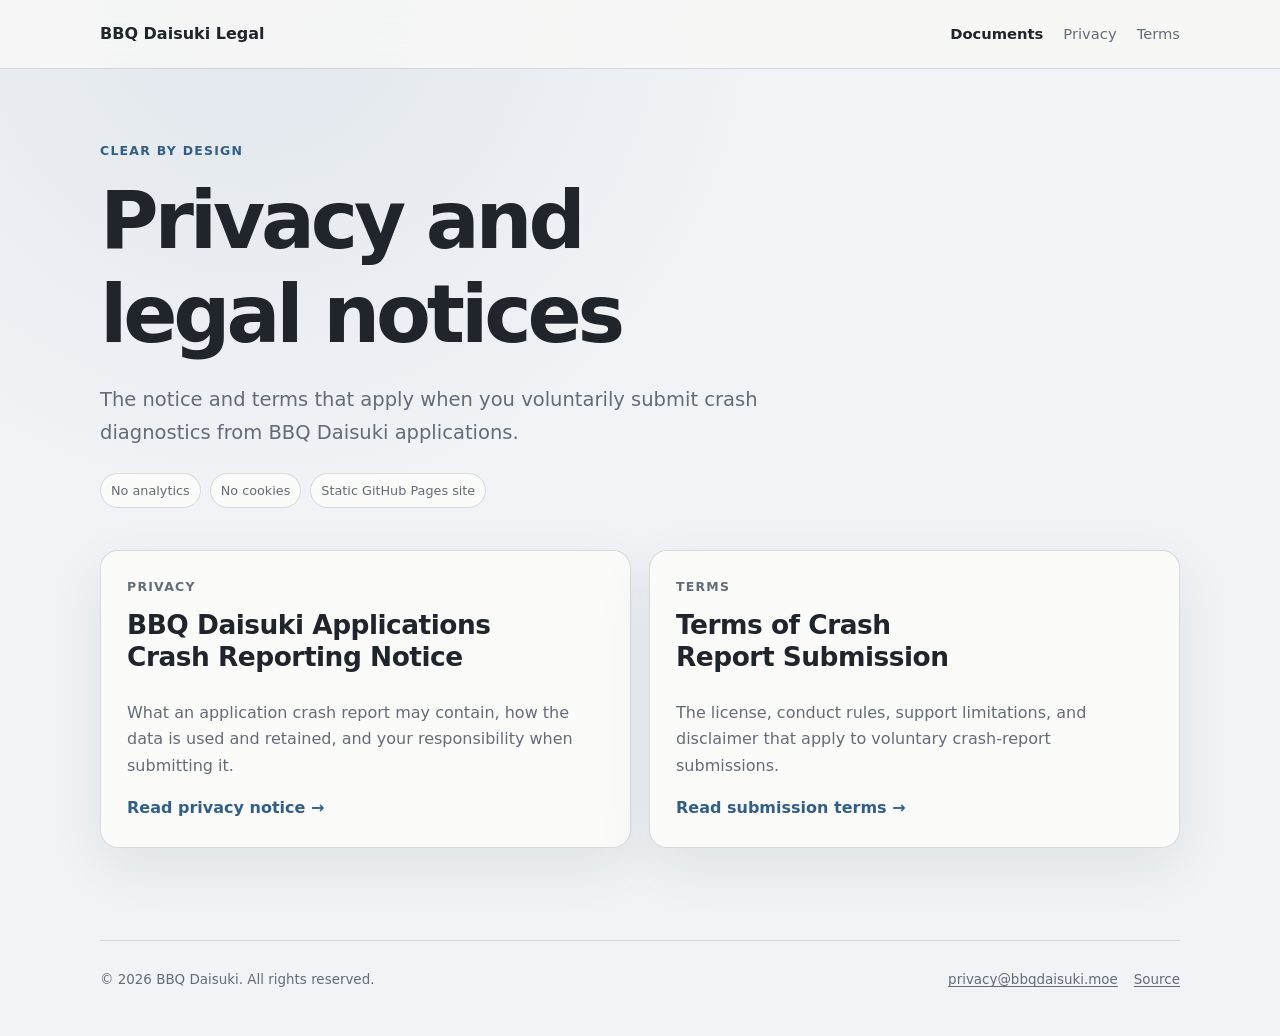
<file: index.html>
<!-- ©︎ BBQ大好き All Rights Reserved. -->
<!doctype html>
<html lang="en">
<head>
  <meta charset="utf-8">
  <meta name="viewport" content="width=device-width, initial-scale=1">
  <meta name="description" content="Privacy and legal notices for services operated by BBQ Daisuki.">
  <title>BBQ Daisuki Legal</title>
  <link rel="stylesheet" href="/assets/site.css">
</head>
<body>
  <header class="site-header">
    <div class="header-inner">
      <a class="brand" href="/">BBQ Daisuki Legal</a>
      <nav class="site-nav" aria-label="Primary navigation">
        <a aria-current="page" href="/">Documents</a>
        <a href="/crash-reporting/privacy/">Privacy</a>
        <a href="/crash-reporting/terms/">Terms</a>
      </nav>
    </div>
  </header>
  <main class="page">
    <section class="hero">
      <p class="eyebrow">Clear by design</p>
      <h1>Privacy and legal notices</h1>
      <p class="lead">The notice and terms that apply when you voluntarily submit crash diagnostics from BBQ Daisuki applications.</p>
      <div class="meta"><span class="chip">No analytics</span><span class="chip">No cookies</span><span class="chip">Static GitHub Pages site</span></div>
    </section>
    <section class="document-grid" aria-label="Legal documents">
      <a class="document-card" href="/crash-reporting/privacy/">
        <p class="eyebrow">Privacy</p>
        <h2>BBQ Daisuki Applications Crash Reporting Notice</h2>
        <p>What an application crash report may contain, how the data is used and retained, and your responsibility when submitting it.</p>
        <span class="route">Read privacy notice →</span>
      </a>
      <a class="document-card" href="/crash-reporting/terms/">
        <p class="eyebrow">Terms</p>
        <h2>Terms of Crash Report Submission</h2>
        <p>The license, conduct rules, support limitations, and disclaimer that apply to voluntary crash-report submissions.</p>
        <span class="route">Read submission terms →</span>
      </a>
    </section>
  </main>
  <footer class="site-footer">
    <span>© 2026 BBQ Daisuki. All rights reserved.</span>
    <span class="footer-links"><a href="mailto:privacy@bbqdaisuki.moe">privacy@bbqdaisuki.moe</a><a href="https://github.com/BBQLover/Privacy">Source</a></span>
  </footer>
</body>
</html>
</file>
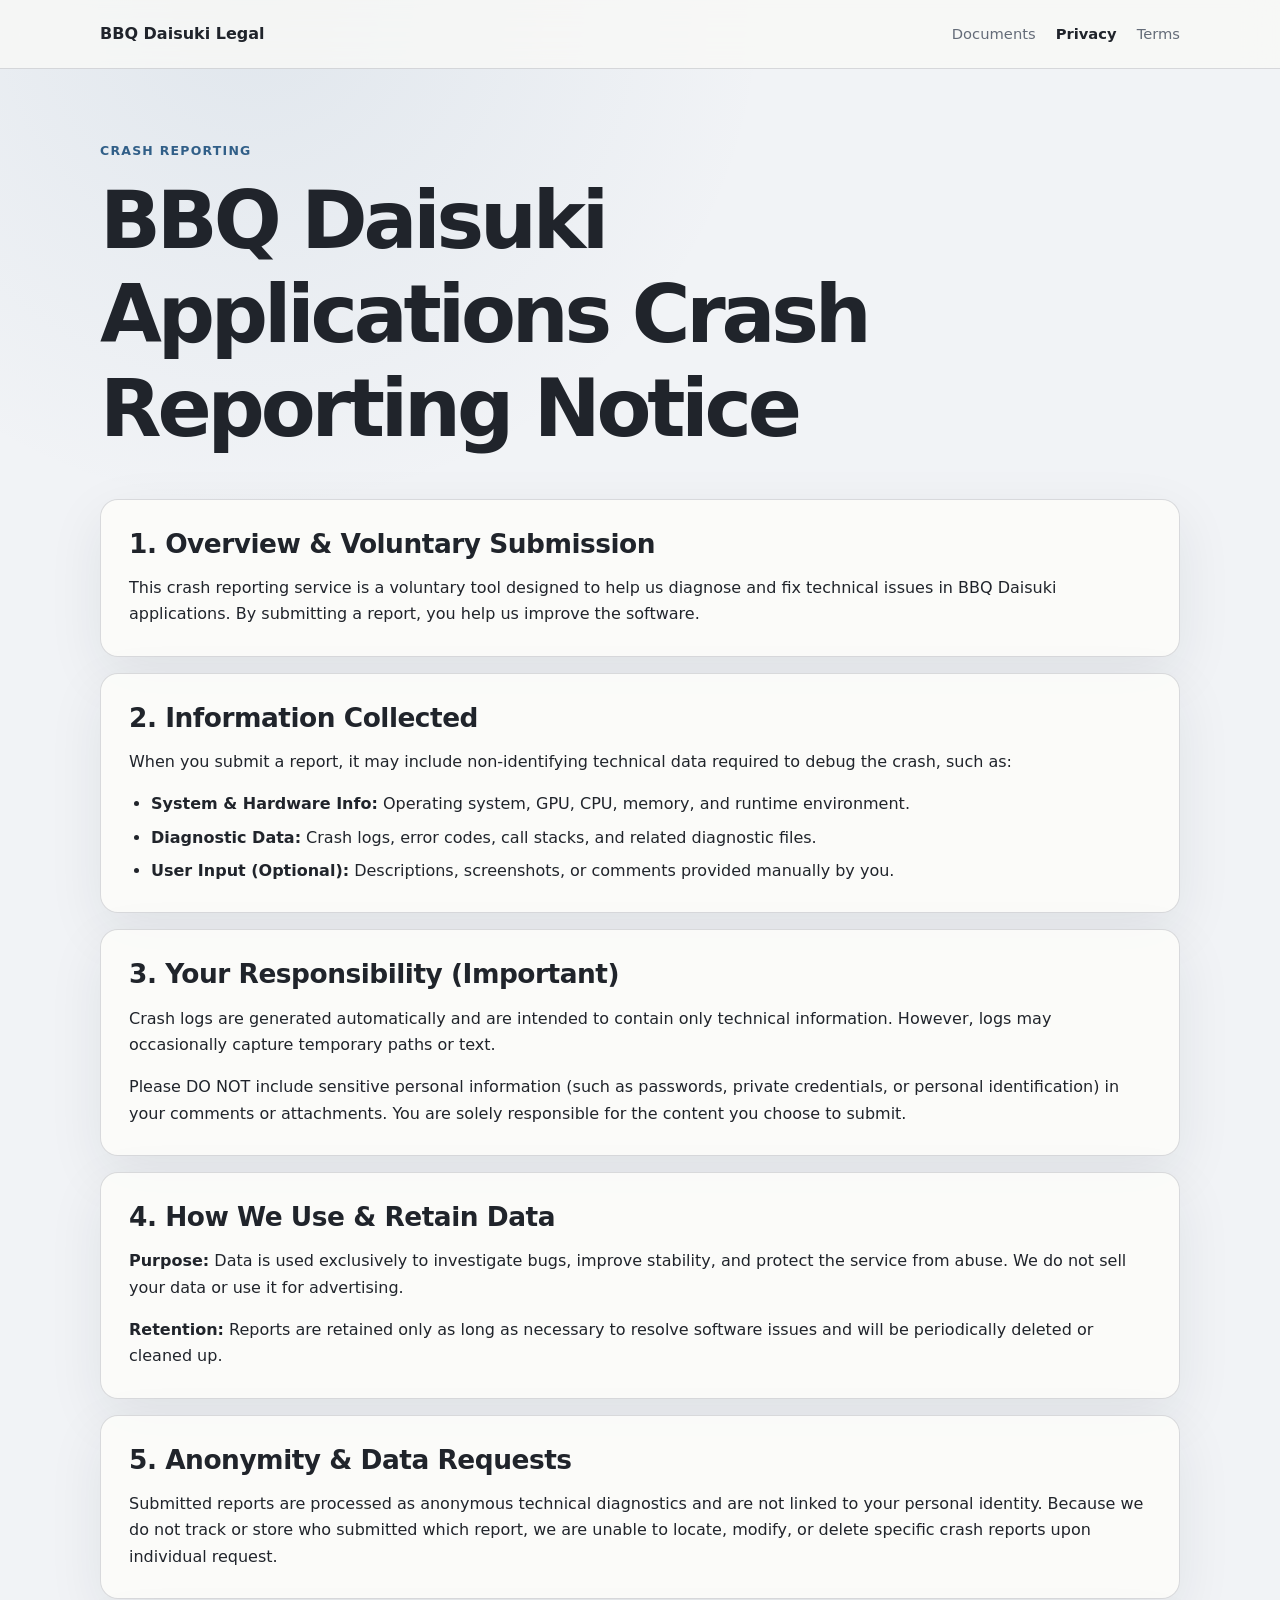
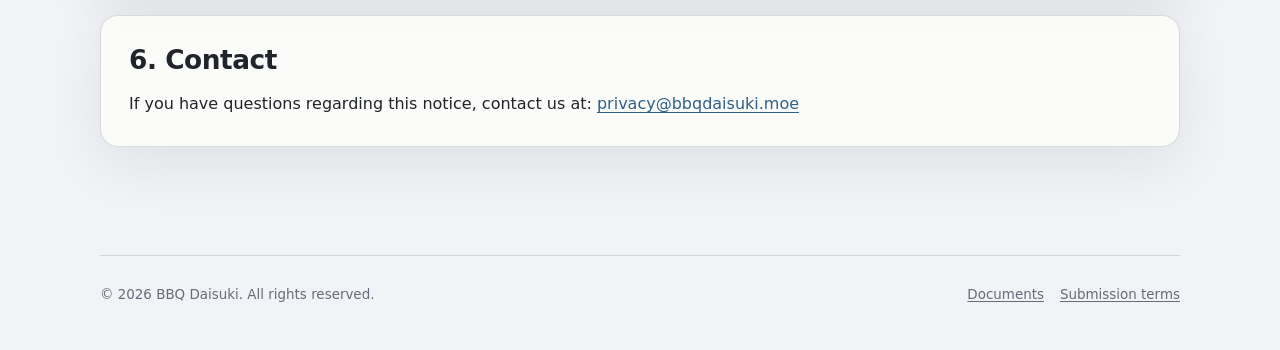
<file: crash-reporting/privacy/index.html>
<!-- ©︎ BBQ大好き All Rights Reserved. -->
<!doctype html>
<html lang="en">
<head>
  <meta charset="utf-8">
  <meta name="viewport" content="width=device-width, initial-scale=1">
  <meta name="description" content="BBQ Daisuki Applications Crash Reporting Notice.">
  <title>BBQ Daisuki Applications Crash Reporting Notice</title>
  <link rel="stylesheet" href="/assets/site.css">
</head>
<body>
  <header class="site-header">
    <div class="header-inner">
      <a class="brand" href="/">BBQ Daisuki Legal</a>
      <nav class="site-nav" aria-label="Primary navigation">
        <a href="/">Documents</a>
        <a aria-current="page" href="/crash-reporting/privacy/">Privacy</a>
        <a href="/crash-reporting/terms/">Terms</a>
      </nav>
    </div>
  </header>
  <main class="page">
    <header class="hero">
      <p class="eyebrow">Crash reporting</p>
      <h1>BBQ Daisuki Applications Crash Reporting Notice</h1>
    </header>
    <article class="legal-content">
      <section class="legal-section" id="overview">
        <h2>1. Overview &amp; Voluntary Submission</h2>
        <p>This crash reporting service is a voluntary tool designed to help us diagnose and fix technical issues in BBQ Daisuki applications. By submitting a report, you help us improve the software.</p>
      </section>
      <section class="legal-section" id="information-collected">
        <h2>2. Information Collected</h2>
        <p>When you submit a report, it may include non-identifying technical data required to debug the crash, such as:</p>
        <ul>
          <li><strong>System &amp; Hardware Info:</strong> Operating system, GPU, CPU, memory, and runtime environment.</li>
          <li><strong>Diagnostic Data:</strong> Crash logs, error codes, call stacks, and related diagnostic files.</li>
          <li><strong>User Input (Optional):</strong> Descriptions, screenshots, or comments provided manually by you.</li>
        </ul>
      </section>
      <section class="legal-section" id="your-responsibility">
        <h2>3. Your Responsibility (Important)</h2>
        <p>Crash logs are generated automatically and are intended to contain only technical information. However, logs may occasionally capture temporary paths or text.</p>
        <p>Please DO NOT include sensitive personal information (such as passwords, private credentials, or personal identification) in your comments or attachments. You are solely responsible for the content you choose to submit.</p>
      </section>
      <section class="legal-section" id="use-and-retention">
        <h2>4. How We Use &amp; Retain Data</h2>
        <p><strong>Purpose:</strong> Data is used exclusively to investigate bugs, improve stability, and protect the service from abuse. We do not sell your data or use it for advertising.</p>
        <p><strong>Retention:</strong> Reports are retained only as long as necessary to resolve software issues and will be periodically deleted or cleaned up.</p>
      </section>
      <section class="legal-section" id="anonymity-and-data-requests">
        <h2>5. Anonymity &amp; Data Requests</h2>
        <p>Submitted reports are processed as anonymous technical diagnostics and are not linked to your personal identity. Because we do not track or store who submitted which report, we are unable to locate, modify, or delete specific crash reports upon individual request.</p>
      </section>
      <section class="legal-section" id="contact">
        <h2>6. Contact</h2>
        <p>If you have questions regarding this notice, contact us at: <a class="contact" href="mailto:privacy@bbqdaisuki.moe">privacy@bbqdaisuki.moe</a></p>
      </section>
    </article>
  </main>
  <footer class="site-footer">
    <span>© 2026 BBQ Daisuki. All rights reserved.</span>
    <span class="footer-links"><a href="/">Documents</a><a href="/crash-reporting/terms/">Submission terms</a></span>
  </footer>
</body>
</html>
</file>
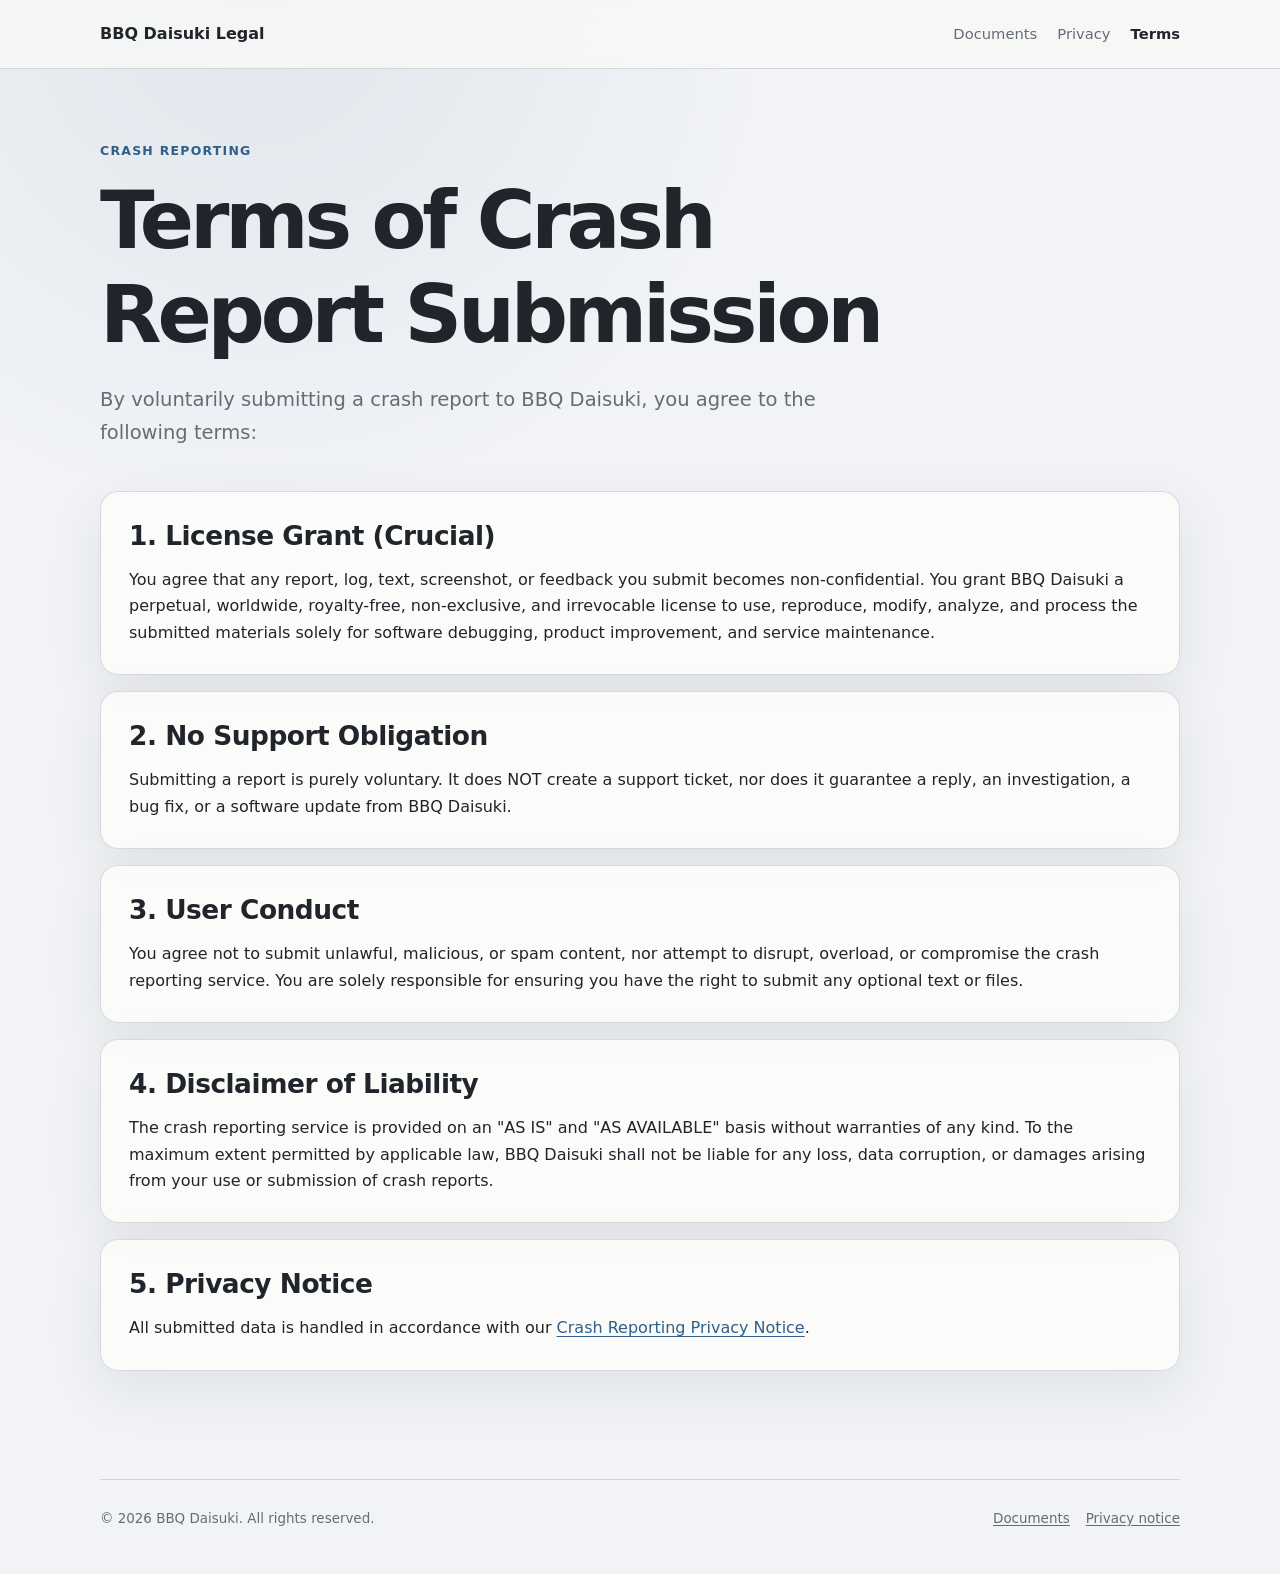
<file: crash-reporting/terms/index.html>
<!-- ©︎ BBQ大好き All Rights Reserved. -->
<!doctype html>
<html lang="en">
<head>
  <meta charset="utf-8">
  <meta name="viewport" content="width=device-width, initial-scale=1">
  <meta name="description" content="Terms of Crash Report Submission for BBQ Daisuki.">
  <title>Terms of Crash Report Submission · BBQ Daisuki</title>
  <link rel="stylesheet" href="/assets/site.css">
</head>
<body>
  <header class="site-header">
    <div class="header-inner">
      <a class="brand" href="/">BBQ Daisuki Legal</a>
      <nav class="site-nav" aria-label="Primary navigation">
        <a href="/">Documents</a>
        <a href="/crash-reporting/privacy/">Privacy</a>
        <a aria-current="page" href="/crash-reporting/terms/">Terms</a>
      </nav>
    </div>
  </header>
  <main class="page">
    <header class="hero">
      <p class="eyebrow">Crash reporting</p>
      <h1>Terms of Crash Report Submission</h1>
      <p class="lead">By voluntarily submitting a crash report to BBQ Daisuki, you agree to the following terms:</p>
    </header>
    <article class="legal-content">
      <section class="legal-section" id="license-grant">
        <h2>1. License Grant (Crucial)</h2>
        <p>You agree that any report, log, text, screenshot, or feedback you submit becomes non-confidential. You grant BBQ Daisuki a perpetual, worldwide, royalty-free, non-exclusive, and irrevocable license to use, reproduce, modify, analyze, and process the submitted materials solely for software debugging, product improvement, and service maintenance.</p>
      </section>
      <section class="legal-section" id="no-support-obligation">
        <h2>2. No Support Obligation</h2>
        <p>Submitting a report is purely voluntary. It does NOT create a support ticket, nor does it guarantee a reply, an investigation, a bug fix, or a software update from BBQ Daisuki.</p>
      </section>
      <section class="legal-section" id="user-conduct">
        <h2>3. User Conduct</h2>
        <p>You agree not to submit unlawful, malicious, or spam content, nor attempt to disrupt, overload, or compromise the crash reporting service. You are solely responsible for ensuring you have the right to submit any optional text or files.</p>
      </section>
      <section class="legal-section" id="disclaimer-of-liability">
        <h2>4. Disclaimer of Liability</h2>
        <p>The crash reporting service is provided on an "AS IS" and "AS AVAILABLE" basis without warranties of any kind. To the maximum extent permitted by applicable law, BBQ Daisuki shall not be liable for any loss, data corruption, or damages arising from your use or submission of crash reports.</p>
      </section>
      <section class="legal-section" id="privacy-notice">
        <h2>5. Privacy Notice</h2>
        <p>All submitted data is handled in accordance with our <a href="/crash-reporting/privacy/">Crash Reporting Privacy Notice</a>.</p>
      </section>
    </article>
  </main>
  <footer class="site-footer">
    <span>© 2026 BBQ Daisuki. All rights reserved.</span>
    <span class="footer-links"><a href="/">Documents</a><a href="/crash-reporting/privacy/">Privacy notice</a></span>
  </footer>
</body>
</html>
</file>
<file: assets/site.css>
/* ©︎ BBQ大好き All Rights Reserved. */
:root {
  color-scheme: light dark;
  --page: #f1f3f6;
  --surface: rgba(252, 252, 250, 0.9);
  --surface-strong: #f9f9f7;
  --text: #20242b;
  --muted: #646c78;
  --line: rgba(62, 70, 82, 0.18);
  --accent: #315f88;
  --accent-soft: rgba(49, 95, 136, 0.11);
  --focus: #b85d32;
  --shadow: 0 18px 55px rgba(30, 38, 50, 0.08);
  font-family: Inter, ui-sans-serif, system-ui, -apple-system, BlinkMacSystemFont, "Segoe UI", sans-serif;
  font-synthesis: none;
}

* { box-sizing: border-box; }
html { scroll-behavior: smooth; }
body { margin: 0; background: radial-gradient(circle at 20% 0%, rgba(78, 120, 156, 0.1), transparent 32rem), var(--page); color: var(--text); line-height: 1.65; }
a { color: var(--accent); text-underline-offset: 0.18em; }
a:hover { text-decoration-thickness: 0.12em; }
a:focus-visible { outline: 3px solid var(--focus); outline-offset: 4px; border-radius: 3px; }

.site-header { border-bottom: 1px solid var(--line); background: rgba(249, 249, 247, 0.78); backdrop-filter: blur(16px); }
.header-inner, .page, .site-footer { width: min(1080px, calc(100% - 36px)); margin-inline: auto; }
.header-inner { min-height: 68px; display: flex; align-items: center; justify-content: space-between; gap: 24px; }
.brand { color: var(--text); font-weight: 760; text-decoration: none; }
.site-nav { display: flex; align-items: center; gap: 20px; font-size: 0.92rem; }
.site-nav a { color: var(--muted); text-decoration: none; }
.site-nav a[aria-current="page"] { color: var(--text); font-weight: 680; }

.page { padding: 72px 0 92px; }
.hero { max-width: 820px; margin-bottom: 42px; }
.eyebrow { margin: 0 0 12px; color: var(--accent); font-size: 0.78rem; font-weight: 760; text-transform: uppercase; letter-spacing: 0.1em; }
h1, h2, h3 { line-height: 1.18; text-wrap: balance; }
h1 { margin: 0; font-size: clamp(2.35rem, 7vw, 5rem); letter-spacing: -0.052em; }
h2 { margin: 0 0 12px; font-size: clamp(1.25rem, 3vw, 1.65rem); letter-spacing: -0.018em; }
h3 { margin: 26px 0 8px; font-size: 1rem; }
.lead { max-width: 760px; margin: 22px 0 0; color: var(--muted); font-size: clamp(1.05rem, 2vw, 1.22rem); }
.meta { display: flex; flex-wrap: wrap; gap: 9px; margin-top: 24px; }
.chip { padding: 6px 10px; border: 1px solid var(--line); border-radius: 999px; background: var(--surface); color: var(--muted); font-size: 0.8rem; }

.document-grid { display: grid; grid-template-columns: repeat(2, minmax(0, 1fr)); gap: 18px; }
.document-card, .legal-section, .notice { border: 1px solid var(--line); border-radius: 18px; background: var(--surface); box-shadow: var(--shadow); }
.document-card { min-height: 245px; display: flex; flex-direction: column; padding: 26px; color: inherit; text-decoration: none; transition: transform 150ms ease, border-color 150ms ease; }
.document-card:hover { transform: translateY(-2px); border-color: rgba(49, 95, 136, 0.45); }
.document-card p { color: var(--muted); }
.document-card .route { margin-top: auto; color: var(--accent); font-weight: 680; }

.legal-layout { display: grid; grid-template-columns: minmax(180px, 250px) minmax(0, 1fr); gap: 34px; align-items: start; }
.contents { position: sticky; top: 20px; padding: 18px; border: 1px solid var(--line); border-radius: 14px; background: var(--surface); }
.contents strong { display: block; margin-bottom: 8px; font-size: 0.78rem; text-transform: uppercase; letter-spacing: 0.08em; }
.contents ol { margin: 0; padding-left: 20px; color: var(--muted); font-size: 0.86rem; }
.contents li + li { margin-top: 6px; }
.contents a { color: inherit; text-decoration: none; }
.contents a:hover { color: var(--accent); }
.legal-content { min-width: 0; }
.legal-section { padding: 28px; margin-bottom: 16px; scroll-margin-top: 18px; }
.legal-section p:last-child, .legal-section ul:last-child { margin-bottom: 0; }
.legal-section ul { padding-left: 22px; }
.legal-section li + li { margin-top: 7px; }
.notice { padding: 18px 20px; margin-bottom: 18px; border-left: 4px solid var(--accent); color: var(--muted); }
.notice strong { color: var(--text); }
.contact { overflow-wrap: anywhere; }

.site-footer { display: flex; justify-content: space-between; gap: 22px; padding: 28px 0 44px; border-top: 1px solid var(--line); color: var(--muted); font-size: 0.84rem; }
.footer-links { display: flex; flex-wrap: wrap; gap: 16px; }
.footer-links a { color: inherit; }

@media (prefers-color-scheme: dark) {
  :root { --page: #171a1f; --surface: rgba(31, 35, 41, 0.92); --surface-strong: #20242a; --text: #edf0f4; --muted: #aab1bc; --line: rgba(220, 226, 235, 0.15); --accent: #8fb8da; --accent-soft: rgba(143, 184, 218, 0.12); --focus: #e29a71; --shadow: 0 20px 58px rgba(3, 6, 10, 0.22); }
  .site-header { background: rgba(25, 28, 33, 0.8); }
}

@media (max-width: 780px) {
  .page { padding-top: 48px; }
  .document-grid, .legal-layout { grid-template-columns: 1fr; }
  .contents { position: static; }
  .site-footer { flex-direction: column; }
}

@media (max-width: 560px) {
  .header-inner { align-items: flex-start; flex-direction: column; padding: 15px 0; gap: 8px; }
  .site-nav { width: 100%; justify-content: space-between; gap: 10px; font-size: 0.84rem; }
  .page { width: min(100% - 24px, 1080px); }
  .legal-section { padding: 21px; border-radius: 14px; }
}

@media (prefers-reduced-motion: reduce) {
  html { scroll-behavior: auto; }
  .document-card { transition: none; }
}
</file>
